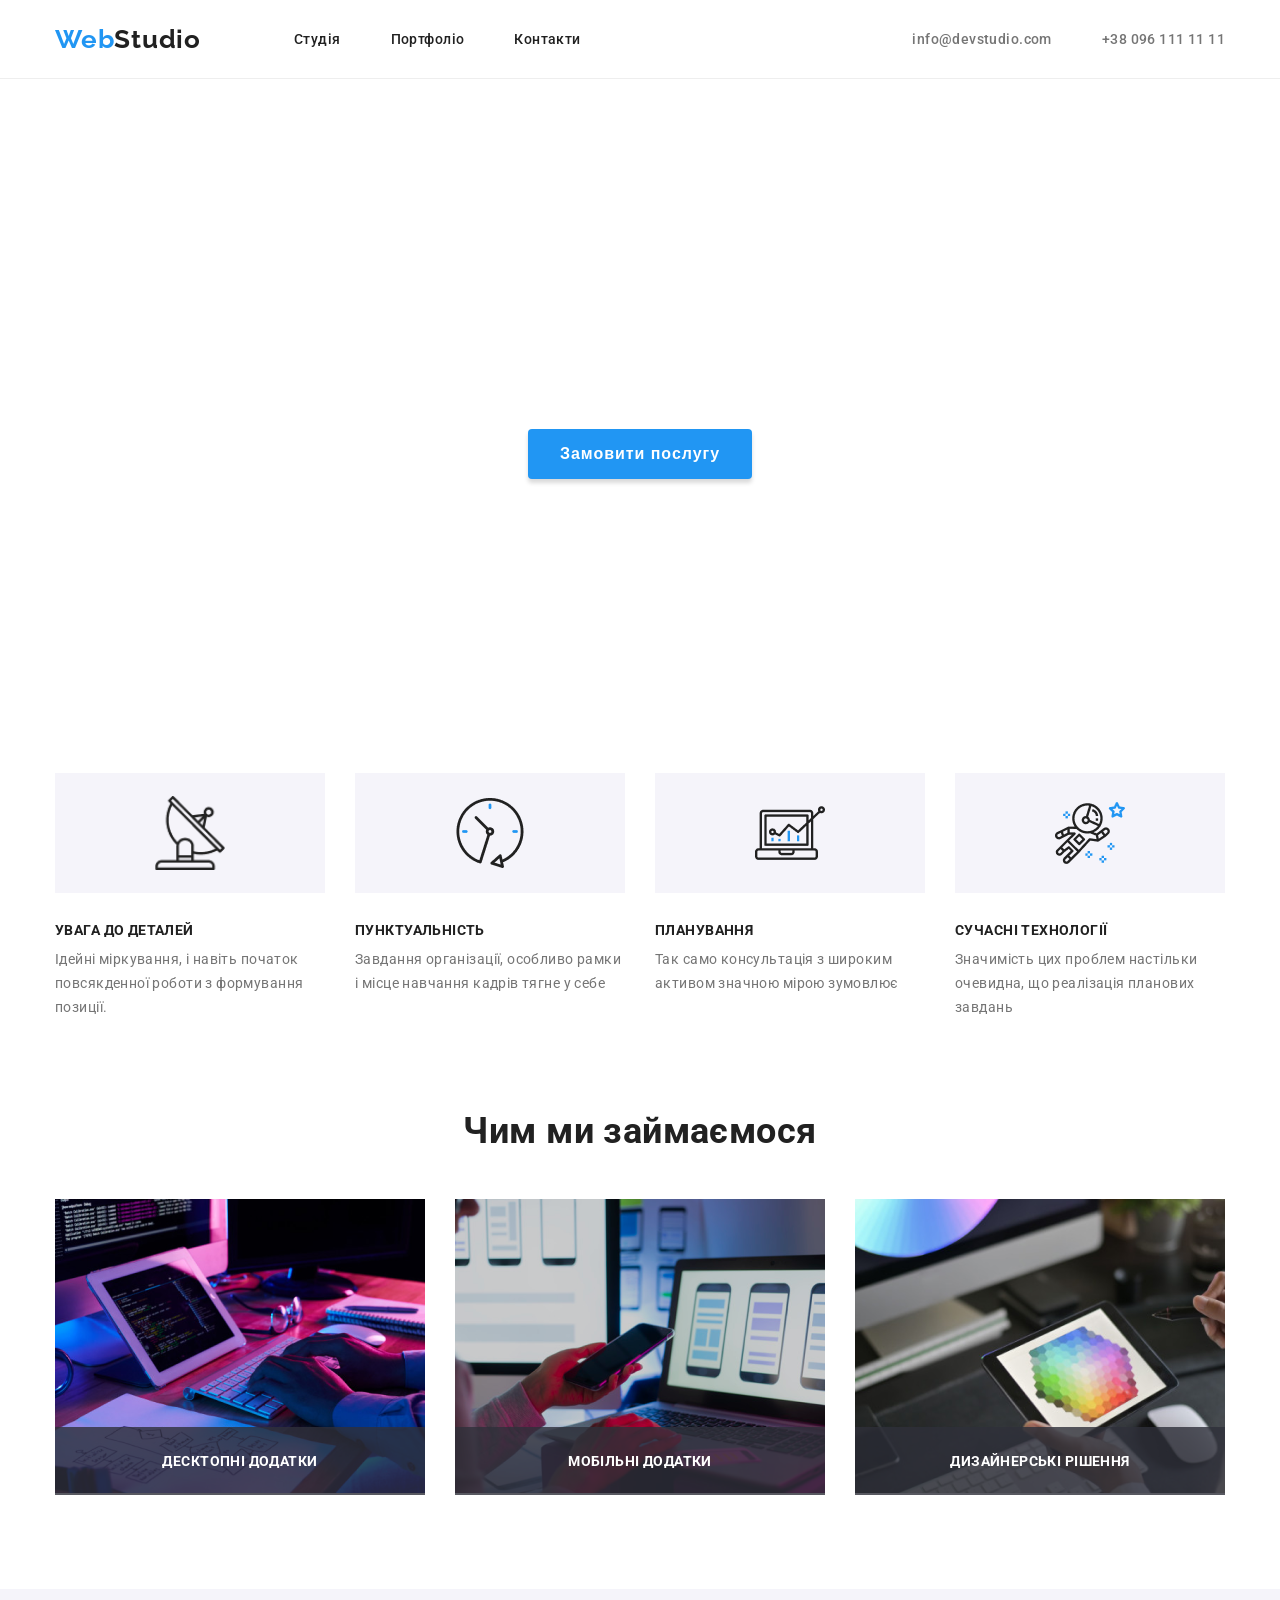
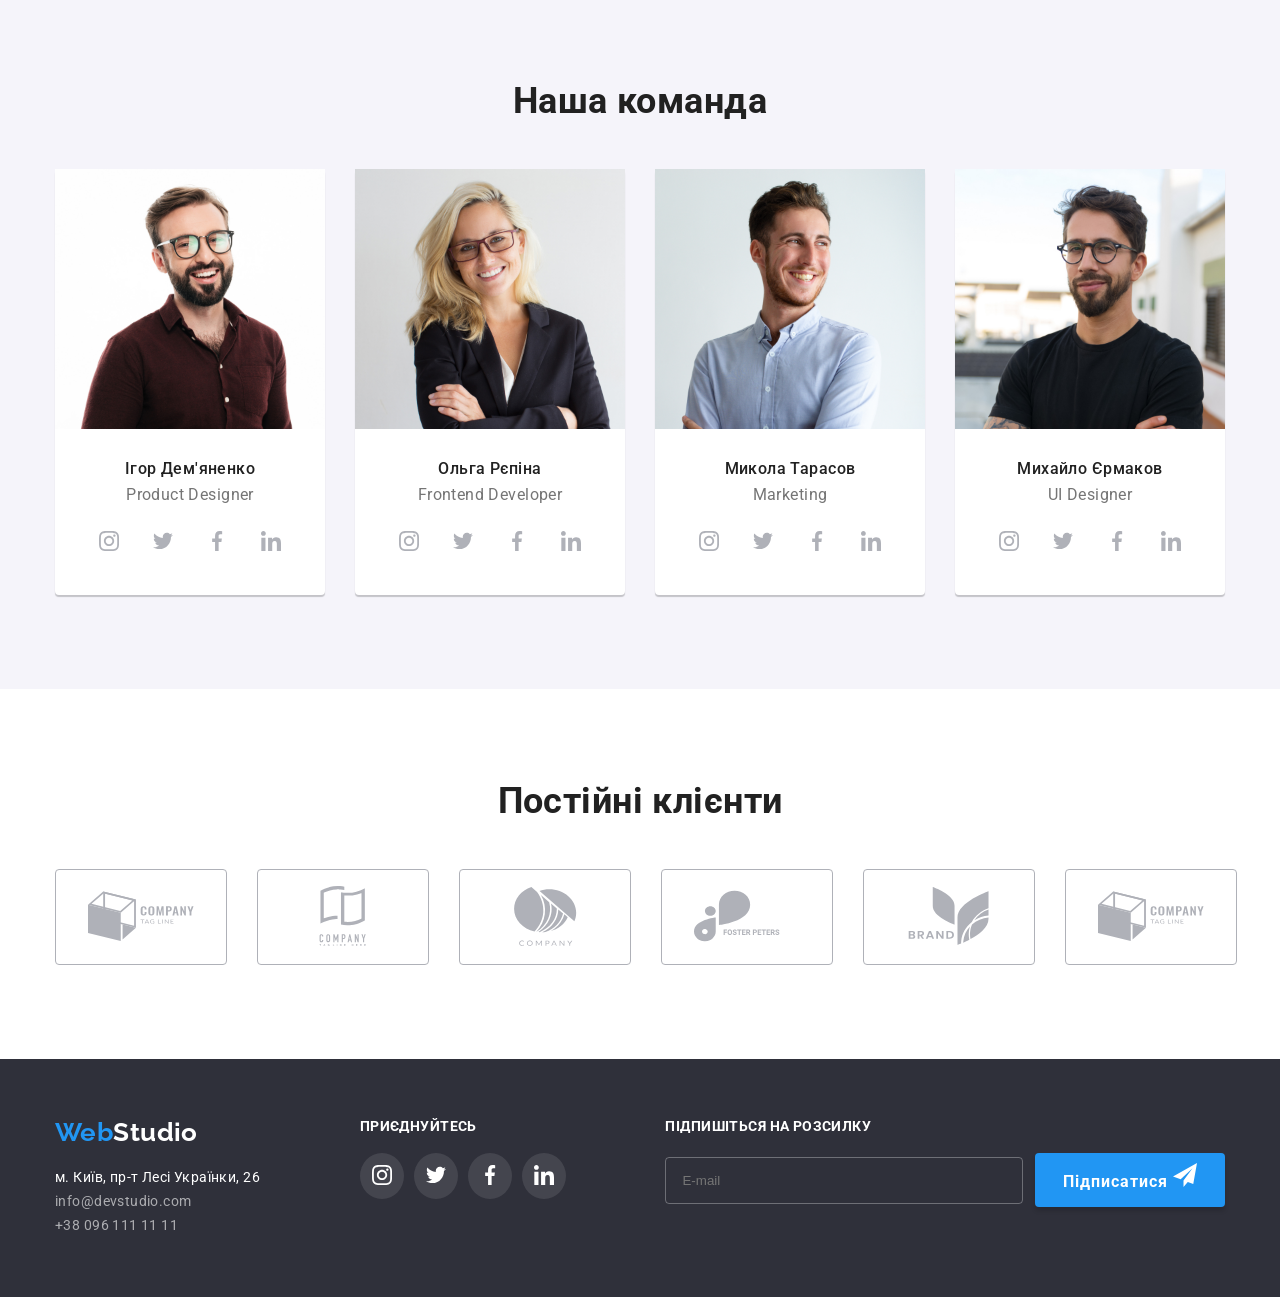
<file: index.html>
<!DOCTYPE html>
<html lang="en">

<head>
  <meta charset="UTF-8" />
  <meta name="viewport" content="width=device-width, initial-scale=1.0" />
  <title>WebStudio</title>
  <link href="./css/main.css" rel="stylesheet" />
  <link href="https://fonts.googleapis.com/css2?family=Roboto:ital,wght@0,100..900;1,100..900&display=swap"
    rel="stylesheet" />
  <link href="https://fonts.googleapis.com/css2?family=Raleway:ital,wght@0,100..900;1,100..900&display=swap"
    rel="stylesheet" />
</head>

<body>
  <header class="header">
    <div class="container header-container">
      <a href="index.html" class="header__logo">Web<span class="header-span">Studio</span></a>
      <div class="header__wraper">
        <nav class="header__navigation">
          <ul class="header__list">
            <li class="header__item">
              <a href="index.html" class="header__link">Студія</a>
            </li>
            <li class="header__item">
              <a href="portfolio.html" class="header__link">Портфоліо</a>
            </li>
            <li class="header__item">
              <a href="" class="header__link">Контакти</a>
            </li>
          </ul>
        </nav>
        <ul class="header__info-list">
          <li class="header__info-item">
            <!-- <svg class="client__icon">
                <use href="./images/symbol-defs.svg#icon-cube"></use>
              </svg> -->
            <a href="mailto:@devstudio.com" class="header__info-link">info@devstudio.com</a>
          </li>
          <li class="header__info-item">
            <span class="icon__smartphone"></span>
            <a href="tel:+380961111111" class="header__info-link">+38 096 111 11 11</a>
          </li>
        </ul>
      </div>
    </div>
  </header>
  <main>
    <section class="hero">
      <div class="container hero-container">
        <h1 class="hero__title">
          Ефективні рішення для <br />
          вашого бізнесу
        </h1>
        <button type="button" class="hero__button btn-open" data-modal-open>Замовити послугу</button>
        <div class="backdrop is-hidden" data-modal>
          <div class="modal">
            <button type="button" data-modal-close>X</button>
            <h2 class="modal-title">Залиште свої дані, ми вам передзвонимо</h2>
            <form class="modal-form">
              <p class="hero-form-name">Ім'я</p>
              <input type="text">
              <p class="hero-form-number">Телефон</p>
              <input type="number">
              <p class="hero-form-email">Пошта</p>
              <input type="email">
              <p class="hero-form-coment">Коментар</p>
              <textarea name="commentar" id="commentar" placeholder="Введіть текст"></textarea>
            </form>
            <input type="checkbox" name="" id="">
            <p class="form-licence">Погоджуюся з розсилкою та приймаю <span class="hero-form-span">Умови договору</span>
            </p>
            <button type="submit" class="hero-button">Відправити</button>
          </div>
        </div>
      </div>
    </section>
    <!-- HERO SECTION END -->
    <!-- DETAILS SECTION START -->
    <section class="details">
      <div class="container details-container">
        <ul class="details__list">
          <li class="details__item">
            <article class="details__article">
              <h3 class="details__title">Увага до деталей</h3>
              <p class="details__description">
                Ідейні міркування, і навіть початок <br />
                повсякденної роботи з формування <br />
                позиції.
              </p>
            </article>
          </li>
          <li class="details__item">
            <article class="details__article">
              <h3 class="details__title">Пунктуальність</h3>
              <p class="details__description">
                Завдання організації, особливо рамки <br />
                і місце навчання кадрів тягне у себе
              </p>
            </article>
          </li>
          <li class="details__item">
            <article class="details__article">
              <h3 class="details__title">Планування</h3>
              <p class="details__description">
                Так само консультація з широким <br />
                активом значною мірою зумовлює
              </p>
            </article>
          </li>
          <li class="details__item">
            <article class="details__article">
              <h3 class="details__title">Сучасні технології</h3>
              <p class="details__description">
                Значимість цих проблем настільки <br />
                очевидна, що реалізація планових <br />
                завдань
              </p>
            </article>
          </li>
        </ul>
      </div>
    </section>
    <section class="doing">
      <div class="container doing-container">
        <h2 class="doing__title">Чим ми займаємося</h2>
        <ul class="doing__list">
          <li class="doing__item">
            <img class="doing__img" src="./images/mainpage/coding.png"
              alt="Person coding in the really nice room with purple background" width="300" height="300" />
            <p class="doing__desc">Десктопні додатки</p>
          </li>
          <li class="doing__item">
            <img class="doing__img" src="./images/mainpage/sms.png" alt="Person designing something or sending sms"
              width="300" height="300" />
            <p class="doing__desc">Мобільні додатки</p>
          </li>
          <li class="doing__item">
            <img class="doing__img" src="./images/mainpage/colour.png"
              alt="Person trying to pick the colour for the design" width="300" height="300" />
            <p class="doing__desc">Дизайнерські рішення</p>
          </li>
        </ul>
      </div>
    </section>
    <section class="team">
      <div class="container">
        <h2 class="team__title">Наша команда</h2>
        <ul class="team__list">
          <li class="team__item">
            <img class="team__img" src="./images/mainpage/product--designer.jpg" alt="Designer" />
            <h4 class="team__name">Ігор Дем'яненко</h4>
            <p class="team__role">Product Designer</p>
            <ul class="team__medial-list">
              <li class="team__medial-item"><a class="team__medial-link" href="#"><svg class="team__medial-icon"
                    width="20" height="20">
                    <use href="./images/symbol-defs.svg#icon-instagram"></use>
                  </svg></a></li>
              <li class="team__medial-item"><a class="team__medial-link" href="#"><svg class="team__medial-icon"
                    width="20" height="20">
                    <use href="./images/symbol-defs.svg#icon-twitter"></use>
                  </svg></a></li>
              <li class="team__medial-item"><a class="team__medial-link" href="#"><svg class="team__medial-icon"
                    width="20" height="20">
                    <use href="./images/symbol-defs.svg#icon-facebook"></use>
                  </svg></a></li>
              <li class="team__medial-item"><a class="team__medial-link" href="#"><svg class="team__medial-icon"
                    width="20" height="20">
                    <use href="./images/symbol-defs.svg#icon-linkedin"></use>
                  </svg></a></li>
              </svg>
          </li>
        </ul>
        </li>
        <li class="team__item">
          <img class="team__img" src="./images/mainpage/frontend-developer.jpg" alt="Frontend Dev" />
          <h4 class="team__name">Ольга Рєпіна</h4>
          <p class="team__role">Frontend Developer</p>
          <ul class="team__medial-list">
            <li class="team__medial-item"><a class="team__medial-link" href="#"><svg class="team__medial-icon"
                  width="20" height="20">
                  <use href="./images/symbol-defs.svg#icon-instagram"></use>
                </svg></a></li>
            <li class="team__medial-item"><a class="team__medial-link" href="#"><svg class="team__medial-icon"
                  width="20" height="20">
                  <use href="./images/symbol-defs.svg#icon-twitter"></use>
                </svg></a></li>
            <li class="team__medial-item"><a class="team__medial-link" href="#"><svg class="team__medial-icon"
                  width="20" height="20">
                  <use href="./images/symbol-defs.svg#icon-facebook"></use>
                </svg></a></li>
            <li class="team__medial-item"><a class="team__medial-link" href="#"><svg class="team__medial-icon"
                  width="20" height="20">
                  <use href="./images/symbol-defs.svg#icon-linkedin"></use>
                </svg></a></li>
            </svg>
        </li>
        </ul>
        </li>
        <li class="team__item">
          <img class="team__img" src="./images/mainpage/marketing.jpg" alt="User Interface Designer" />
          <h4 class="team__name">Микола Тарасов</h4>
          <p class="team__role">Marketing</p>
          <ul class="team__medial-list">
            <li class="team__medial-item"><a class="team__medial-link" href="#"><svg class="team__medial-icon"
                  width="20" height="20">
                  <use href="./images/symbol-defs.svg#icon-instagram"></use>
                </svg></a></li>
            <li class="team__medial-item"><a class="team__medial-link" href="#"><svg class="team__medial-icon"
                  width="20" height="20">
                  <use href="./images/symbol-defs.svg#icon-twitter"></use>
                </svg></a></li>
            <li class="team__medial-item"><a class="team__medial-link" href="#"><svg class="team__medial-icon"
                  width="20" height="20">
                  <use href="./images/symbol-defs.svg#icon-facebook"></use>
                </svg></a></li>
            <li class="team__medial-item"><a class="team__medial-link" href="#"><svg class="team__medial-icon"
                  width="20" height="20">
                  <use href="./images/symbol-defs.svg#icon-linkedin"></use>
                </svg></a></li>
            </svg>
        </li>
        </ul>
        </li>
        <li class="team__item">
          <img class="team__img" src="./images/mainpage/ui-designer.jpg" alt="Frontend Dev" />
          <h4 class="team__name">Михайло Єрмаков</h4>
          <p class="team__role">UI Designer</p>
          <ul class="team__medial-list">
            <li class="team__medial-item"><a class="team__medial-link" href="#"><svg class="team__medial-icon"
                  width="20" height="20">
                  <use href="./images/symbol-defs.svg#icon-instagram"></use>
                </svg></a></li>
            <li class="team__medial-item"><a class="team__medial-link" href="#"><svg class="team__medial-icon"
                  width="20" height="20">
                  <use href="./images/symbol-defs.svg#icon-twitter"></use>
                </svg></a></li>
            <li class="team__medial-item"><a class="team__medial-link" href="#"><svg class="team__medial-icon"
                  width="20" height="20">
                  <use href="./images/symbol-defs.svg#icon-facebook"></use>
                </svg></a></li>
            <li class="team__medial-item"><a class="team__medial-link" href="#"><svg class="team__medial-icon"
                  width="20" height="20">
                  <use href="./images/symbol-defs.svg#icon-linkedin"></use>
                </svg></a></li>
            </svg>
        </li>
        </ul>
        </ul>
      </div>
    </section>
    <!-- TEAM SECTION END -->
    <!-- CLIENT SECTION START -->
    <section class="client">
      <div class="container">
        <h2 class="client__title">Постійні клієнти</h2>
        <ul class="client__list">
          <li class="client__item"><a href="#"><svg class="client__icon">
                <use href="./images/symbol-defs.svg#icon-cube"></use>
              </svg></a></li>
          <li class="client__item"><a href="#"><svg class="client__icon">
                <use href="./images/symbol-defs.svg#icon-tagline"></use>
              </svg></a></li>
          <li class="client__item"><a href="#"><svg class="client__icon">
                <use href="./images/symbol-defs.svg#icon-company"></use>
              </svg></a></li>
          <li class="client__item"><a href="#"><svg class="client__icon">
                <use href="./images/symbol-defs.svg#icon-peters"></use>
              </svg></a></li>
          <li class="client__item"><a href="#"><svg class="client__icon">
                <use href="./images/symbol-defs.svg#icon-brand"></use>
              </svg></a></li>
          <li class="client__item"><a href="#"><svg class="client__icon">
                <use href="./images/symbol-defs.svg#icon-cube"></use>
              </svg></a>
          </li>
        </ul>
      </div>
    </section>
  </main>
  <!-- MAIN SECTIONS END -->
     <!-- FOOTER START -->
  <footer class="footer">
    <div class="container footer__container">
      <div class="footer__wrapper">
        <a href="index.html" class="footer__logo">Web<span class="footer__logo-span">Studio</span></a>
        <address class="footer__address">
          <ul class="footer__list">
            <li class="footer__item">м. Київ, пр-т Лесі Українки, 26</li>
            <li class="footer__item">
              <a href="mailto:@devstudio.com" class="footer__link">info@devstudio.com</a>
            </li>
            <li class="footer__item">
              <a href="tel:+380961111111" class="footer__link">+38 096 111 11 11</a>
            </li>
          </ul>
        </address>
      </div>
      <div class="footer__wrapper">
        <h2 class="footer__medial__title">приєднуйтесь</h2>
        <ul class="footer__medial-list">
          <li class="footer__medial-item"><a class="footer__medial-link" href="#"><svg class="footer__medial-icon" width="20"
                height="20">
                <use href="./images/symbol-defs.svg#icon-instagram"></use>
              </svg></a></li>
          <li class="footer__medial-item"><a class="footer__medial-link" href="#"><svg class="footer__medial-icon" width="20"
                height="20">
                <use href="./images/symbol-defs.svg#icon-twitter"></use>
              </svg></a></li>
          <li class="footer__medial-item"><a class="footer__medial-link" href="#"><svg class="footer__medial-icon" width="20"
                height="20">
                <use href="./images/symbol-defs.svg#icon-facebook"></use>
              </svg></a></li>
          <li class="footer__medial-item"><a class="footer__medial-link" href="#"><svg class="footer__medial-icon" width="20"
                height="20">
                <use href="./images/symbol-defs.svg#icon-linkedin"></use>
              </svg></a></li>
          </svg>
          </li>
        </div>
        <div class="footer__wrapper">
            <h2 class="form__title">Підпишіться на розсилку</h2>
          <form class="footer__form">
            <input class="form__input" type="email" placeholder="E-mail">
            <button class="form__button" type="button">Підписатися
              <svg class="form-icon">
								<use href="./images/symbol-defs.svg#icon-send"></use>
							</svg>
            </button>
          </form>
        </div>
    </div>
  </footer>
  <!-- FOOTER END -->
  <!-- JS SCRIPT CONTEDS -->
  <!-- MODAL JS -->
  <script src="./js/modal.js"></script>
</body>

</html>
</file>
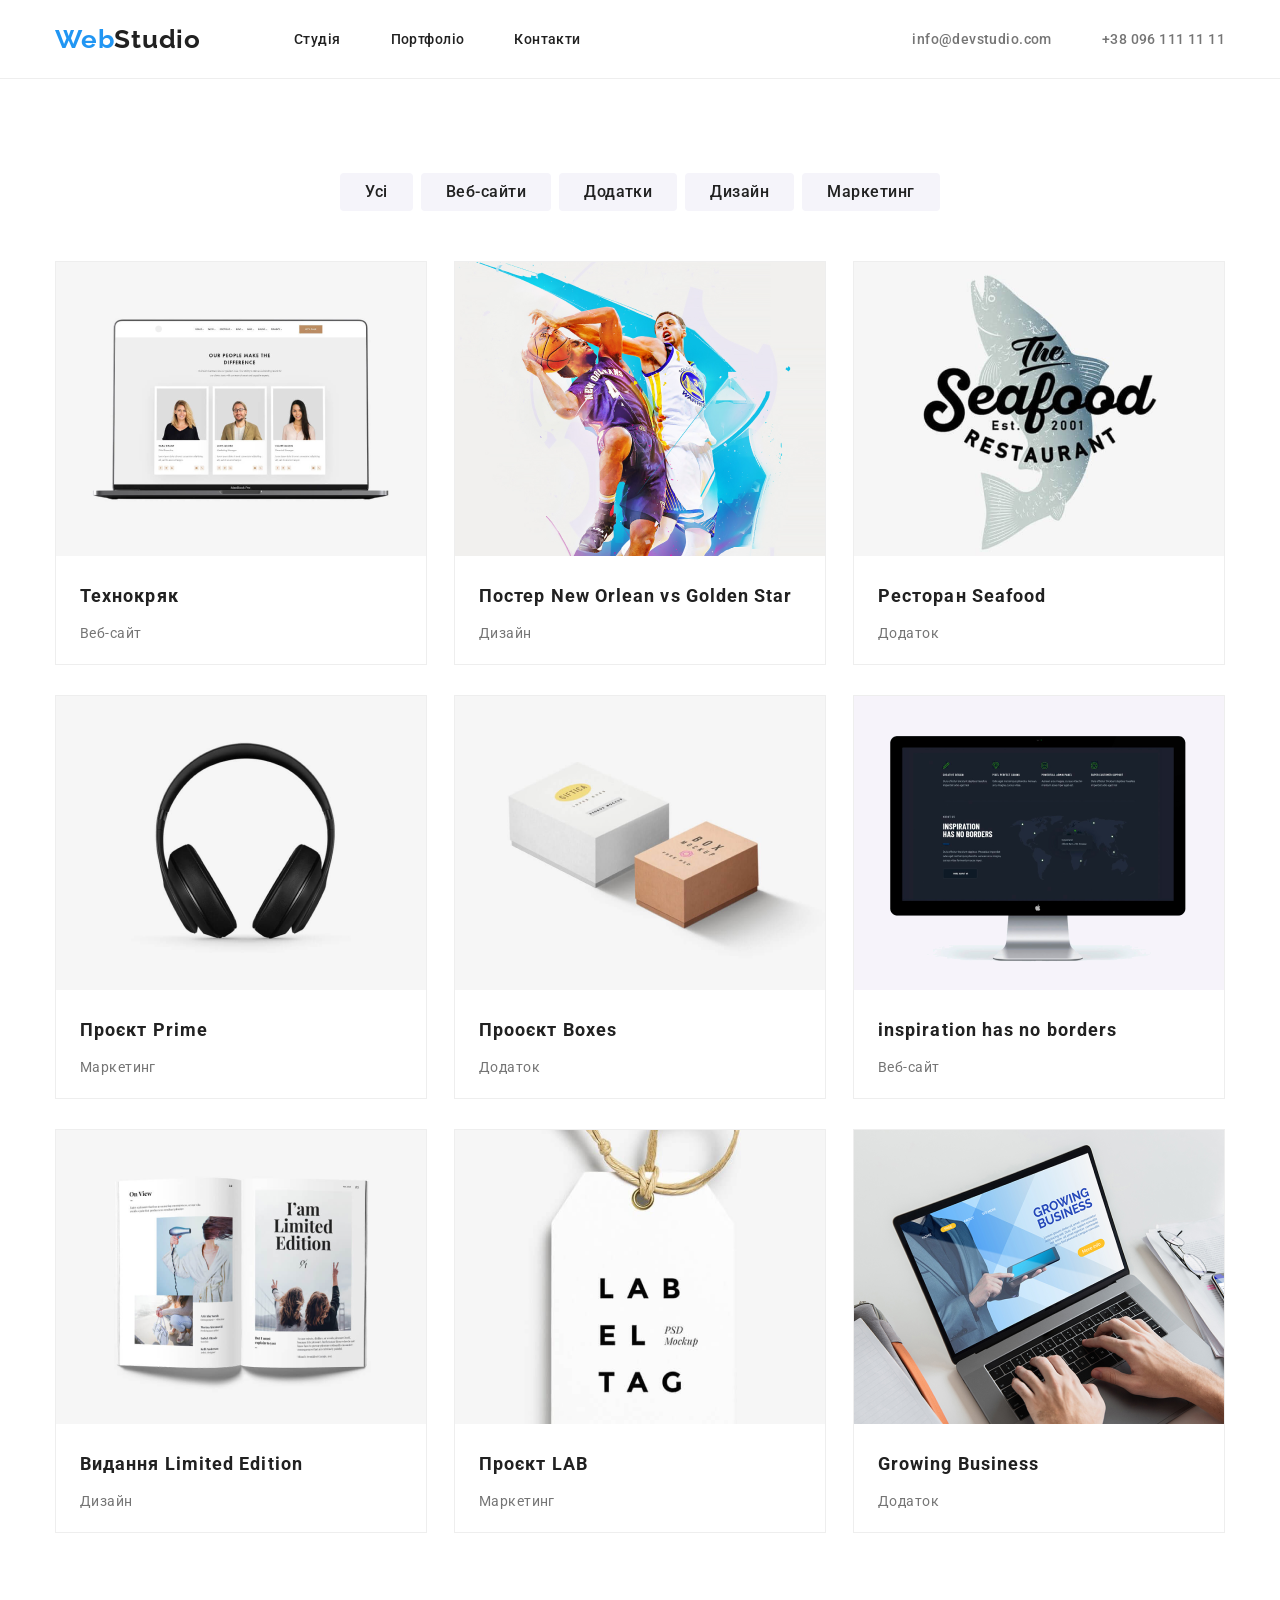
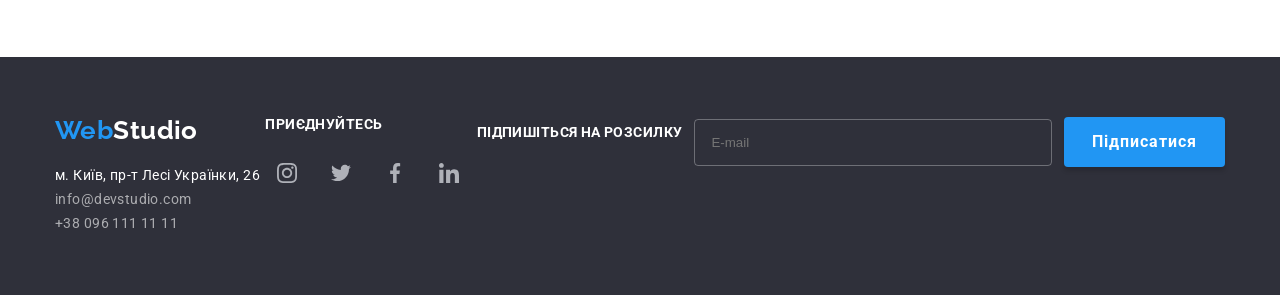
<file: portfolio.html>
<!DOCTYPE html>
<html lang="en">

<head>
  <meta charset="UTF-8" />
  <meta name="viewport" content="width=device-width, initial-scale=1.0" />
  <title>WebStudio - Portfolio</title>
  <link href="./css/main.css" rel="stylesheet" />
  <link href="https://fonts.googleapis.com/css2?family=Roboto:ital,wght@0,100..900;1,100..900&display=swap"
    rel="stylesheet" />
  <link href="https://fonts.googleapis.com/css2?family=Raleway:ital,wght@0,100..900;1,100..900&display=swap"
    rel="stylesheet" />
</head>

<body>
  <header class="header">
    <div class="container header-container">
      <a href="index.html" class="header__logo">Web<span class="header-span">Studio</span></a>
      <div class="header__wraper">
        <nav class="header__navigation">
          <ul class="header__list">
            <li class="header__item">
              <a href="index.html" class="header__link">Студія</a>
            </li>
            <li class="header__item">
              <a href="portfolio.html" class="header__link">Портфоліо</a>
            </li>
            <li class="header__item">
              <a href="" class="header__link">Контакти</a>
            </li>
          </ul>
        </nav>
        <ul class="header__info-list">
          <li class="header__info-item">
            <span class="icon-email"></span>
            <a href="mailto:@devstudio.com" class="header__info-link">info@devstudio.com</a>
          </li>
          <li class="header__info-item">
            <span class="icon__smartphone"></span>
            <a href="tel:+380961111111" class="header__info-link">+38 096 111 11 11</a>
          </li>
        </ul>
      </div>
    </div>
  </header>
  <main class="main">
    <section class="category">
      <div class="container">
        <ul class="category__list">
          <li class="category__item">
            <button type="button" class="category__button">Усі</button>
          </li>
          <li class="category__item">
            <button type="button" class="category__button">Веб-сайти</button>
          </li>
          <li class="category__item">
            <button type="button" class="category__button">Додатки</button>
          </li>
          <li class="category__item">
            <button type="button" class="category__button">Дизайн</button>
          </li>
          <li class="category__item">
            <button type="button" class="category__button">Маркетинг</button>
          </li>
        </ul>
      </div>
    </section>
    <section class="portfolio">
      <div class="container portfolio__container">
        <ul class="portfolio__list">
          <li class="portfolio__item">
            <a href="" class="portfolio__link">
              <img src="./images/secondpage/laptop.png" alt="Laptop on a white background" class="portfolio-image" />
               <h3 class="portfolio__title">Технокряк</h3>    <!-- тут потрібен врапер -->
              <p class="portfolio__subtitle">Веб-сайт</p>
            </a>
          </li>
          <li class="portfolio__item">
            <a href="" class="portfolio__link">
              <img src="./images/secondpage/basketball_poster.png" alt="Lebron James jumping with colourful dust"
                class="portfolio__image" />
              <h3 class="portfolio__title">
                Постер New Orlean vs Golden Star
              </h3>
              <p class="portfolio__subtitle">Дизайн</p>
            </a>
          </li>
          <li class="portfolio__item">
            <a href="" class="portfolio__link">
              <img src="./images/secondpage/seafood_logo.png" alt="Seafood Logo" class="portfolio__image" />
              <h3 class="portfolio__title">Ресторан Seafood</h3>
              <p class="portfolio__subtitle">Додаток</p>
            </a>
          </li>
          <li class="portfolio__item">
            <a href="" class="portfolio__link">
              <img src="./images/secondpage/headphones.png" alt="Headphones" class="portfolio__image" />
              <h3 class="portfolio__title">Проєкт Prime</h3>
              <p class="portfolio__subtitle">Маркетинг</p>
            </a>
          </li>
          <li class="portfolio__item">
            <a href="" class="portfolio__link">
              <img src="./images/secondpage/blocks.png" alt="Colourfull boxes laying on a white background"
                class="portfolio__image" />
              <h3 class="portfolio__title">Прооєкт Boxes</h3>
              <p class="portfolio__subtitle">Додаток</p>
            </a>
          </li>
          <li class="portfolio__item">
            <a href="" class="portfolio__link">
              <img src="./images/secondpage/monitor.png" alt="Nice Apple Monito" class="portfolio__image" />
              <h3 class="portfolio__title">inspiration has no borders</h3>
              <p class="portfolio__subtitle">Веб-сайт</p>
            </a>
          </li>
          <li class="portfolio__item">
            <a href="" class="portfolio__link">
              <img src="./images/secondpage/leaflet.png" alt="Leaflet" class="advertisportfolioements__image" />
              <h3 class="portfolio__title">Видання Limited Edition</h3>
              <p class="portfolio__subtitle">Дизайн</p>
            </a>
          </li>
          <li class="portfolio__item">
            <a href="" class="portfolio__link">
              <img src="./images/secondpage/coupon.png" alt="Project-LAB" class="portfolio__image" />
              <h3 class="portfolio__title">Проєкт LAB</h3>
              <p class="portfolio__subtitle">Маркетинг</p>
            </a>
          </li>
          <li class="portfolio__item">
            <a href="" class="portfolio__link">
              <img src="./images/secondpage/working_on_a_laptop.png" alt="Person Working on a laptop"
                class="portfolio__image" />
              <h3 class="portfolio__title">Growing Business</h3>
              <p class="portfolio__subtitle">Додаток</p>
            </a>
          </li>
        </ul>
      </div>
    </section>
  </main>
  <!-- FOOTER START -->
  <footer class="footer">
    <div class="container footer__container">
      <div class="footer__wrapper">
        <a href="index.html" class="footer__logo">Web<span class="footer__logo-span">Studio</span></a>
        <address class="footer__address">
          <ul class="footer__list">
            <li class="footer__item">м. Київ, пр-т Лесі Українки, 26</li>
            <li class="footer__item">
              <a href="mailto:@devstudio.com" class="footer__link">info@devstudio.com</a>
            </li>
            <li class="footer__item">
              <a href="tel:+380961111111" class="footer__link">+38 096 111 11 11</a>
            </li>
          </ul>
        </address>
      </div>
      <div class="footer__wrapper">
        <h2 class="footer__medial__title">приєднуйтесь</h2>
        <ul class="team__medial-list">
          <li class="team__medial-item"><a class="team__medial-link" href="#"><svg class="team__medial-icon" width="20"
                height="20">
                <use href="./images/symbol-defs.svg#icon-instagram"></use>
              </svg></a></li>
          <li class="team__medial-item"><a class="team__medial-link" href="#"><svg class="team__medial-icon" width="20"
                height="20">
                <use href="./images/symbol-defs.svg#icon-twitter"></use>
              </svg></a></li>
          <li class="team__medial-item"><a class="team__medial-link" href="#"><svg class="team__medial-icon" width="20"
                height="20">
                <use href="./images/symbol-defs.svg#icon-facebook"></use>
              </svg></a></li>
          <li class="team__medial-item"><a class="team__medial-link" href="#"><svg class="team__medial-icon" width="20"
                height="20">
                <use href="./images/symbol-defs.svg#icon-linkedin"></use>
              </svg></a></li>
          </svg>
          </li>
        </div>
        <div class="footer__wrapper">
          <form class="footer__form">
            <h2 class="form__title">Підпишіться на розсилку</h2>
            <input class="form__input" type="email" placeholder="E-mail">
            <button class="form__button" type="button">Підписатися</button>
          </form>
        </div>
    </div>
  </footer>
  <!-- FOOTER END -->
</body>

</html>
</file>
<file: css/main.css>
/*RESET-NORMALIZE BY MAKAR*/
html, body, div, span, applet, object, iframe,
h1, h2, h3, h4, h5, h6, p, blockquote, pre,
a, abbr, acronym, address, big, cite, code,
del, dfn, em, img, ins, kbd, q, s, samp,
small, strike, strong, sub, sup, tt, var,
b, u, i, center,
dl, dt, dd, ol, ul, li,
fieldset, form, label, legend,
table, caption, tbody, tfoot, thead, tr, th, td,
article, aside, canvas, details, embed,
figure, figcaption, footer, header, hgroup,
menu, nav, output, ruby, section, summary,
time, mark, audio, video {
  margin: 0;
  padding: 0;
  border: 0;
  font-size: 100%;
  font: inherit;
  vertical-align: baseline;
}

/* HTML5 display-role reset for older browsers */
article, aside, details, figcaption, figure,
footer, header, hgroup, menu, nav, section {
  display: block;
}

* {
  box-sizing: border-box;
}

.container {
  margin: 0 auto;
}

body {
  line-height: 1;
}

ol, ul {
  list-style: none;
}

a {
  text-decoration: none;
}

blockquote, q {
  quotes: none;
}

blockquote:before, blockquote:after,
q:before, q:after {
  content: "";
  content: none;
}

table {
  border-collapse: collapse;
  border-spacing: 0;
}

:root {
  --color-brand: rgba(33, 150, 243, 1);
  --accent-color: rgba(0, 0, 0, 1);
  --secondary-color: rgba(117, 117, 117, 1);
  --titles-color: rgba(33, 33, 33, 1);
  --header-background: rgba(236, 236, 236, 1);
  --footer-bg: rgba(47, 48, 58, 1);
  --hero-bg: rgba(47, 48, 58, 0.4);
  --doing-desc: rgba(47, 48, 58, 0.8);
  --team-background: rgba(245, 244, 250, 1);
  --footer-text: rgba(255, 255, 255, 0.6);
  --about-us: rgba(255, 255, 255, 1);
  --item-border: rgba(238, 238, 238, 1);
  --article-before: rgba(245, 244, 250, 1);
  --team-shadow: rgba(0, 0, 0, 0.2);
  --modal-fon: rgba(0, 0, 0, 0.2);
  --modal-bg: rgba(255, 255, 255, 1);
  --client-item-border: rgba(175, 177, 184, 1);
  --button-shadow: rgba(0, 0, 0, 0.15);
  --footer-subtitle: rgba(255, 255 ,255, 1);
  --footer-icon-background: rgba(255, 255, 255, 0.1);
}

:root {
  --main-font: "Roboto", sans-serif;
  --secondary-font: "Raleway", sans-serif;
}

body {
  background-color: var(--about-us);
  font-family: var(--main-font);
  font-size: 14px;
  letter-spacing: 0.03em;
  color: rgb(33, 33, 33);
}

.container {
  width: 1170px;
  margin: 0 auto;
}

.header {
  background-color: rgb(255, 255, 255);
  border-bottom: 1px solid;
  border-bottom-color: rgb(238, 238, 238);
}

.header-container {
  display: flex;
  align-items: center;
}

.header__logo {
  font-size: 26px;
  font-weight: 700;
  font-family: "Raleway", sans-serif;
  color: rgb(33, 150, 243);
  padding-right: 93px;
  letter-spacing: 0.03em;
}

.header-span {
  color: rgb(33, 33, 33);
}

.header__list {
  display: flex;
  gap: 50px;
}

.header__wraper {
  display: flex;
  justify-content: space-between;
  width: 100%;
  align-items: center;
}

.header__link:hover {
  color: rgb(33, 150, 243);
  transition: all 0.25s;
}

.header__link {
  font-weight: 500;
  transition: all 0.25s;
  color: rgb(33, 33, 33);
  position: relative;
  display: block;
  font-weight: 500;
  letter-spacing: 0.03em;
  padding-block: 32px;
}

.header__link::after {
  content: "";
  position: absolute;
  bottom: 0;
  left: 0;
  display: inline-block;
  width: 100%;
  height: 5px;
  background-color: rgb(33, 150, 243);
  opacity: 0;
  transform: scaleX(0);
  transform-origin: bottom;
  transition: transform 0.5s ease, opacity 0.5s ease;
}

.header__link:hover::after {
  opacity: 1;
  transform: scaleX(1);
}

.header__info-list {
  padding-left: 0;
  display: flex;
  gap: 50px;
}

.header__info-link:hover {
  color: rgb(33, 150, 243);
  transition: all 0.25s;
}

.header__span:hover {
  fill: rgb(33, 150, 243);
}

.header__info-link {
  color: rgb(117, 117, 117);
  transition: all 0.25s;
  letter-spacing: 0.03em;
  font-weight: 500;
}

.hero {
  background: linear-gradient(to right, rgba(47, 48, 58, 0.4)), url("../images/mainpage/hero-bg.png");
  background-size: cover;
  background-position: 0;
  padding-top: 200px;
  padding-bottom: 200px;
  /* Hero Modal */
}

.hero-container {
  display: flex;
  flex-direction: column;
  text-align: center;
}

.hero__title {
  font-size: 44px;
  font-weight: 900;
  color: rgb(255, 255, 255);
  line-height: 60px;
  text-transform: uppercase;
  letter-spacing: 0.06em;
  padding-bottom: 30px;
}
@media (max-width: 320px) {
  .hero__title {
    font-size: 26px;
  }
}

.hero__button {
  padding: 10px 32px;
  background-color: rgb(33, 150, 243);
  color: rgb(255, 255, 255);
  margin: 0 auto;
  border-width: 0;
  border-radius: 4px;
  font-weight: 700;
  font-size: 16px;
  line-height: 30px;
  box-shadow: 0px 4px 4px 0px rgba(0, 0, 0, 0.15);
  letter-spacing: 0.06em;
}

.hero .backdrop {
  position: fixed;
  top: 0;
  left: 0;
  width: 100%;
  height: 100%;
  background-color: rgba(0, 0, 0, 0.2);
  opacity: 1;
}

.hero .backdrop.is-hidden {
  opacity: 0;
  pointer-events: none;
}

.hero .no-scroll {
  overflow: hidden;
}

.hero .modal {
  position: absolute;
  top: 50%;
  left: 50%;
  width: 528px;
  height: 581px;
  padding: 20px;
  background-color: rgb(255, 255, 255);
  border-radius: 4px;
  transform: translate(-50%, -50%);
}

.hero .modal-title {
  font-weight: 700;
  font-size: 20px;
  padding-bottom: 12px;
}

.hero .modal-form {
  gap: 10px;
  padding-bottom: 20px;
}

.details {
  padding-top: 94px;
}

.details__item::before {
  content: "";
  display: block;
  background-color: var(--article-before);
  background-size: 70px;
  background-position: center;
  background-repeat: no-repeat;
  width: 270px;
  height: 120px;
}

.details__item:nth-child(1)::before {
  background-image: url(../images/mainpage/antena.png);
}

.details__item:nth-child(2)::before {
  background-image: url(../images/mainpage/clock.png);
}

.details__item:nth-child(3)::before {
  background-image: url(../images/mainpage/diagram.png);
}

.details__item:nth-child(4)::before {
  background-image: url(../images/mainpage/astronaut.png);
}

.details__img {
  padding-bottom: 56px;
}

.details__container {
  align-items: baseline;
  display: flex;
}

.details__list {
  display: flex;
  gap: 30px;
  justify-content: space-between;
}

.details__article {
  padding-top: 30px;
}

.details__item {
  width: 270px;
}

.details__title {
  font-weight: 700;
  color: var(--titles-color);
  text-transform: uppercase;
  margin-top: 0;
  margin-bottom: 0;
  padding-bottom: 10px;
}

.details__description {
  font-weight: 400;
  color: var(--secondary-color);
  line-height: 24px;
  margin-top: 0;
  margin-bottom: 0;
}

@media (max-width: 1199px) {
  .details__list {
    gap: 30px;
  }
  .details__item {
    width: calc(50% - 15px);
  }
}
@media (max-width: 767px) {
  .details__item {
    width: 100%;
  }
}
.doing {
  padding-top: 94px;
  background-color: var(--about-us);
  padding-bottom: 94px;
}

.doing__title {
  text-align: center;
  padding-bottom: 50px;
  font-size: 36px;
  font-weight: 700;
}

.doing__list {
  display: flex;
  gap: 30px;
  justify-content: space-between;
  position: relative;
}

.doing__img {
  width: 370px;
  height: 294px;
}

.doing__desc {
  text-align: center;
  text-wrap: nowrap;
  padding-block: 27px;
  background-color: var(--doing-desc);
  color: var(--about-us);
  font-weight: 700;
  text-transform: uppercase;
  position: absolute;
  bottom: 0;
  width: 370px;
}

.team {
  background-color: var(--team-background);
  padding-top: 94px;
  padding-bottom: 94px;
}

.team-container {
  flex-wrap: wrap;
  display: flex;
}

.team__title {
  font-size: 36px;
  font-weight: 700;
  color: var(--titles-color);
  text-align: center;
  padding-bottom: 50px;
}

.team__list {
  display: flex;
  gap: 30px;
  justify-content: space-between;
}

.team__item {
  text-align: center;
  border-radius: 4px;
  box-shadow: 0px 2px 1px 0px var(--team-shadow);
  background: rgb(255, 255, 255);
}

.team__img {
  width: 270px;
  height: 260px;
}

.team__name {
  font-weight: 500;
  color: var(--titles-color);
  padding-top: 30px;
  padding-bottom: 10px;
  font-size: 16px;
}

.team__role {
  color: var(--secondary-color);
  padding-bottom: 16px;
  font-size: 16px;
}

.team__medial-list {
  display: flex;
  justify-content: center;
  gap: 10px;
  padding-bottom: 30px;
}

.team__medial-link:hover {
  background-color: var(--color-brand);
  color: var(--about-us);
}

.team__medial-link {
  color: rgb(175, 177, 184);
  border-radius: 100%;
  padding: 12px;
  display: block;
  transition: color 250ms ease-out, background-color 250ms ease-out;
}

.team__medial-icon {
  fill: currentColor;
}

.client {
  padding-top: 94px;
  padding-bottom: 94px;
}

.client__title {
  font-weight: 700;
  font-size: 36px;
  text-align: center;
  padding-bottom: 50px;
}

.client__list {
  display: flex;
  gap: 30px;
}

.client__item {
  padding: 16px 32px;
  border: 1px solid var(--client-item-border);
  border-radius: 4px;
}

.client__icon {
  fill: var(--client-item-border);
  height: 60px;
  max-width: 106px;
}

.client__icon:hover {
  fill: rgb(33, 150, 243);
}

.category {
  padding-top: 94px;
}

.category__list {
  display: flex;
  justify-content: center;
  text-transform: capitalize;
  gap: 8px;
}

.category__button {
  font-size: 16px;
  font-weight: 500;
  color: var(--titles-color);
  line-height: 26px;
  background-color: var(--team-background);
  border-width: 0;
  border-radius: 4px;
  padding-block: 6px;
  transition: all 0.25s;
  cursor: pointer;
  letter-spacing: 0.03em;
  text-align: center;
  padding-inline: 25px;
  font-family: var(--main-font);
}

.category__button:hover {
  color: var(--about-us);
  background-color: var(--color-brand);
  transition: all 0.25s;
  box-shadow: 0px 2px 2px 0px rgba(0, 0, 0, 0.12);
}

.portfolio {
  padding-top: 50px;
  padding-bottom: 94px;
}

.portfolio-container {
  display: flex;
}

.portfolio__list {
  display: flex;
  flex-wrap: wrap;
  justify-content: space-between;
  padding: 0;
}

.portfolio__item {
  flex-basis: 370px;
  height: 404px;
  margin-bottom: 30px;
  border: 1px rgb(238, 238, 238) solid;
}

.portfolio__item:hover {
  box-shadow: 1px 4px 6px 0px rgba(0, 0, 0, 0.16);
  transition: all 0.25s;
}

.portfolio__item:nth-child(n+7) {
  padding-bottom: 94px;
}

.portfolio__title {
  font-size: 18px;
  font-weight: 700;
  color: rgb(33, 33, 33);
  line-height: 36px;
  padding-top: 20px;
  padding-left: 24px;
  letter-spacing: 0.06em;
}

.portfolio__subtitle {
  color: rgb(117, 117, 117);
  line-height: 30px;
  padding-top: 4px;
  padding-left: 24px;
}

.portfolio__image {
  width: 370px;
  height: 294px;
  overflow: hidden;
}

.portfolio__overlay {
  position: absolute;
  left: 0;
  top: 0;
  height: auto;
  width: auto;
  padding: 15px;
  transform: translateX(-100%);
  transition: transform 250ms ease;
}

.portfolio__image:hover .portfolio-overlay {
  transform: translateX(0);
  transition: transform 250ms ease;
}

.footer {
  background-color: var(--footer-bg);
  padding-top: 60px;
  padding-bottom: 60px;
}

.footer__container {
  /*flex-direction: column;*/
  display: flex;
  justify-content: space-between;
}

.footer__logo {
  font-size: 26px;
  font-weight: 700;
  color: var(--color-brand);
  font-family: var(--secondary-font);
  padding-bottom: 20px;
  display: inline-block;
}

.footer__logo-span {
  font-size: 26px;
  font-weight: 700;
  color: var(--about-us);
  font-family: var(--secondary-font);
}

.footer__list {
  display: flex;
  flex-direction: column;
  padding-left: 0;
  font-style: normal;
}

.footer__item {
  color: var(--about-us);
  line-height: 24px;
}

.footer__link {
  color: var(--footer-text);
  line-height: 24px;
}

.footer__contacts {
  display: flex;
}

.footer__medial__title {
  font-weight: 700;
  font-size: 14px;
  line-height: 100%;
  letter-spacing: 0.03em;
  text-transform: uppercase;
  color: var(--footer-subtitle);
  padding-bottom: 20px;
}

.footer__medial-item {
  background-color: var(--footer-icon-background);
  border-radius: 100%;
}

.footer__medial-icon {
  fill: var(--footer-subtitle);
  height: 20px;
}

.footer__medial-list {
  display: flex;
  justify-content: center;
  gap: 10px;
  padding-bottom: 30px;
}

.footer__medial-link:hover {
  background-color: var(--color-brand);
  color: var(--about-us);
}

.footer__medial-link {
  color: rgb(175, 177, 184);
  border-radius: 100%;
  padding: 12px;
  display: block;
  transition: color 250ms ease-out, background-color 250ms ease-out;
}

.footer__form {
  display: flex;
  align-items: center;
  gap: 12px;
}

.form__title {
  font-weight: 700;
  font-size: 14px;
  line-height: 100%;
  letter-spacing: 0.03em;
  text-transform: uppercase;
  color: var(--footer-subtitle);
  padding-bottom: 20px;
}

.form__input {
  background-color: transparent;
  width: 358px;
  border-radius: 4px;
  padding: 15px 16px;
  border: 1px solid rgba(255, 255, 255, 0.3);
}

.form__button {
  font-family: var(--main-font);
  padding: 10px 28px;
  letter-spacing: 0.06em;
  color: var(--about-us);
  font-size: 16px;
  box-shadow: 0 4px 4px 0 rgba(0, 0, 0, 0.15);
  font-weight: 700;
  line-height: 30px;
  background-color: var(--color-brand);
  border-radius: 4px;
  border: 0;
}

.form-icon {
  fill: var(--footer-subtitle);
  width: 24px;
  height: 24px;
  align-items: center;
}
</file>
